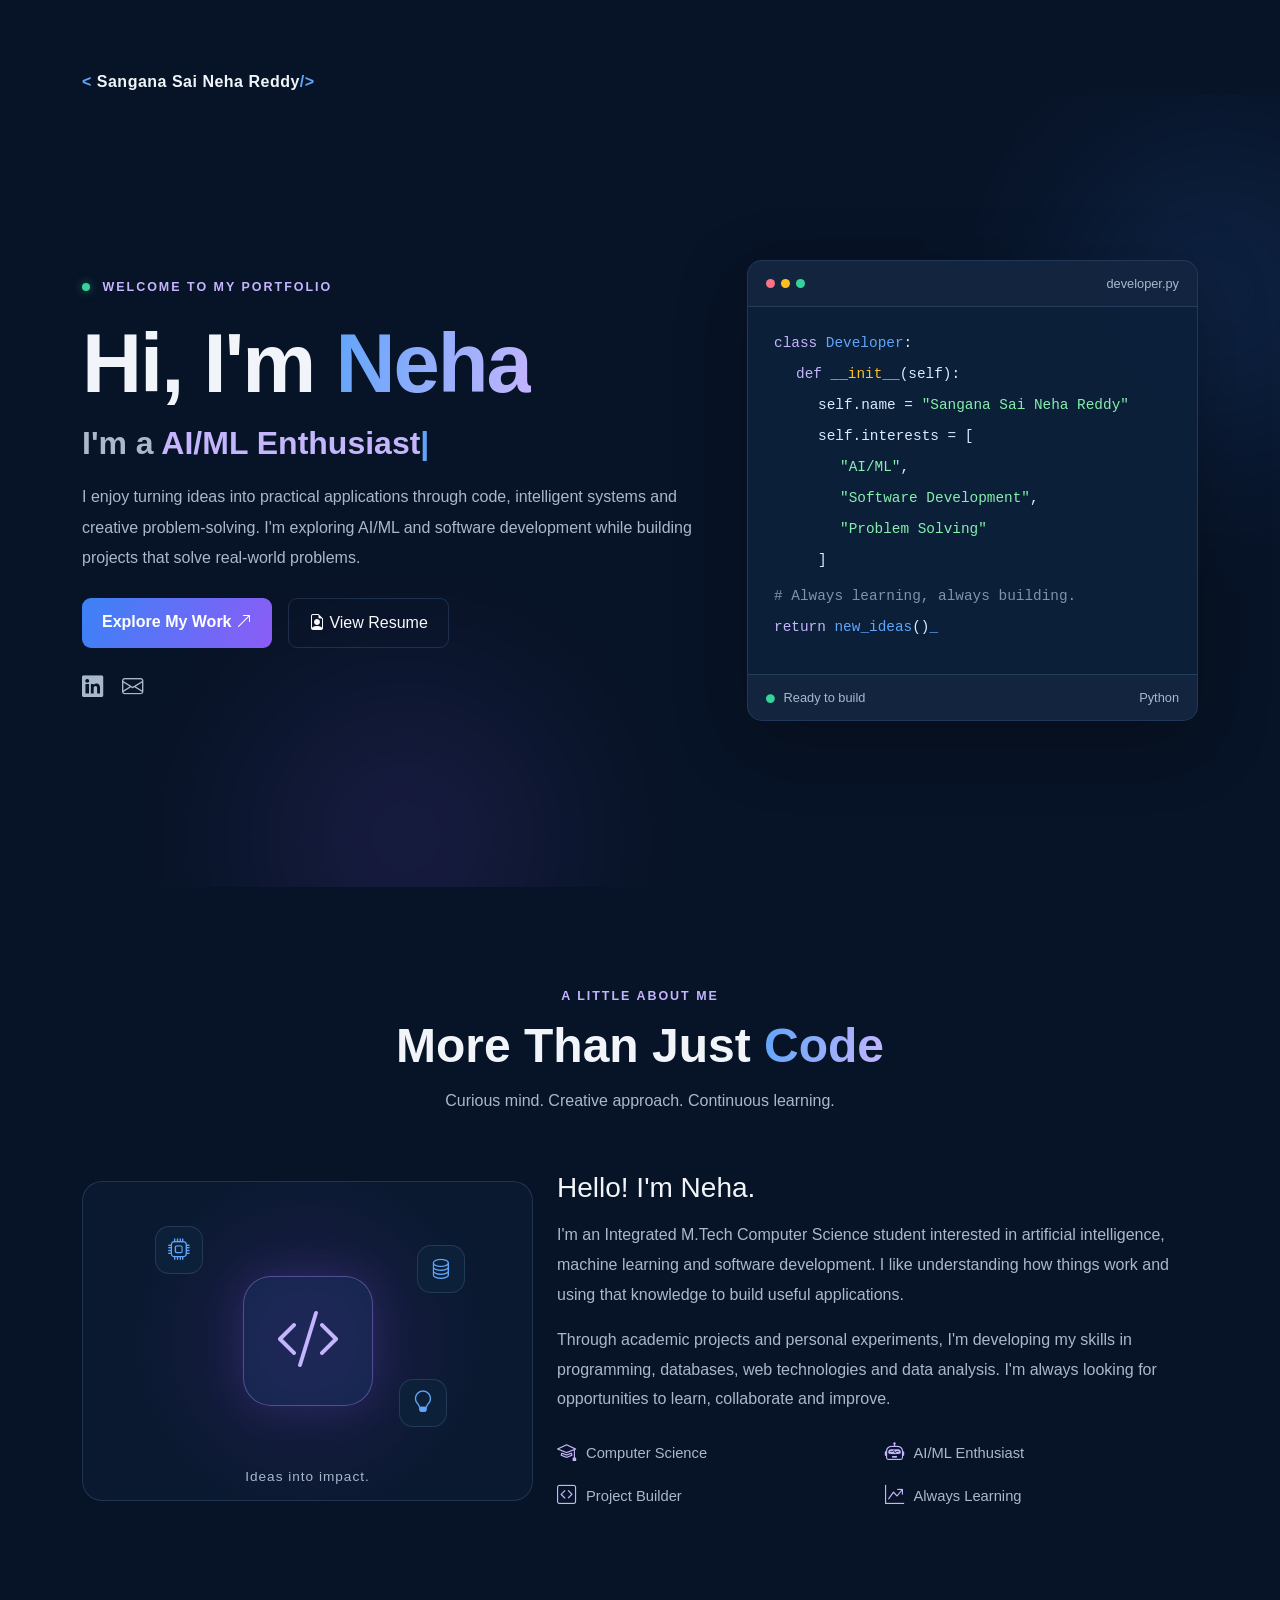
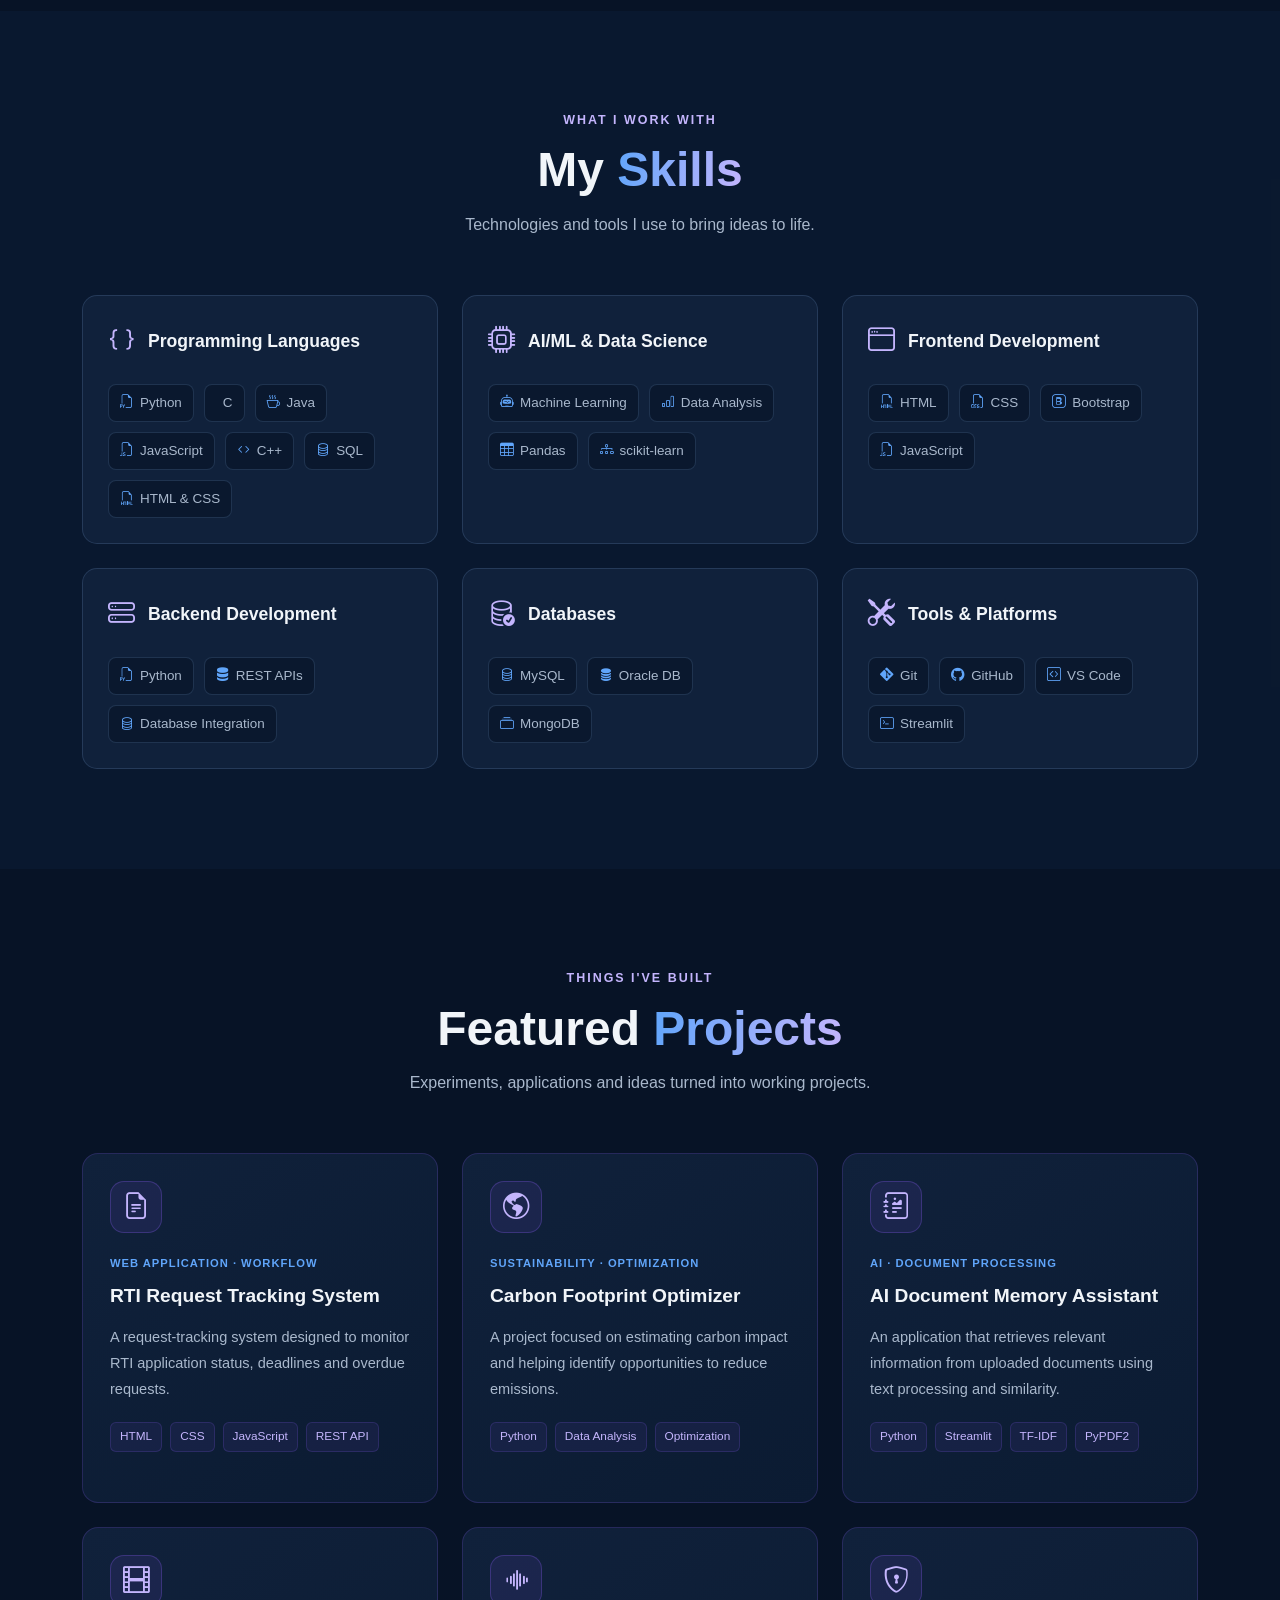
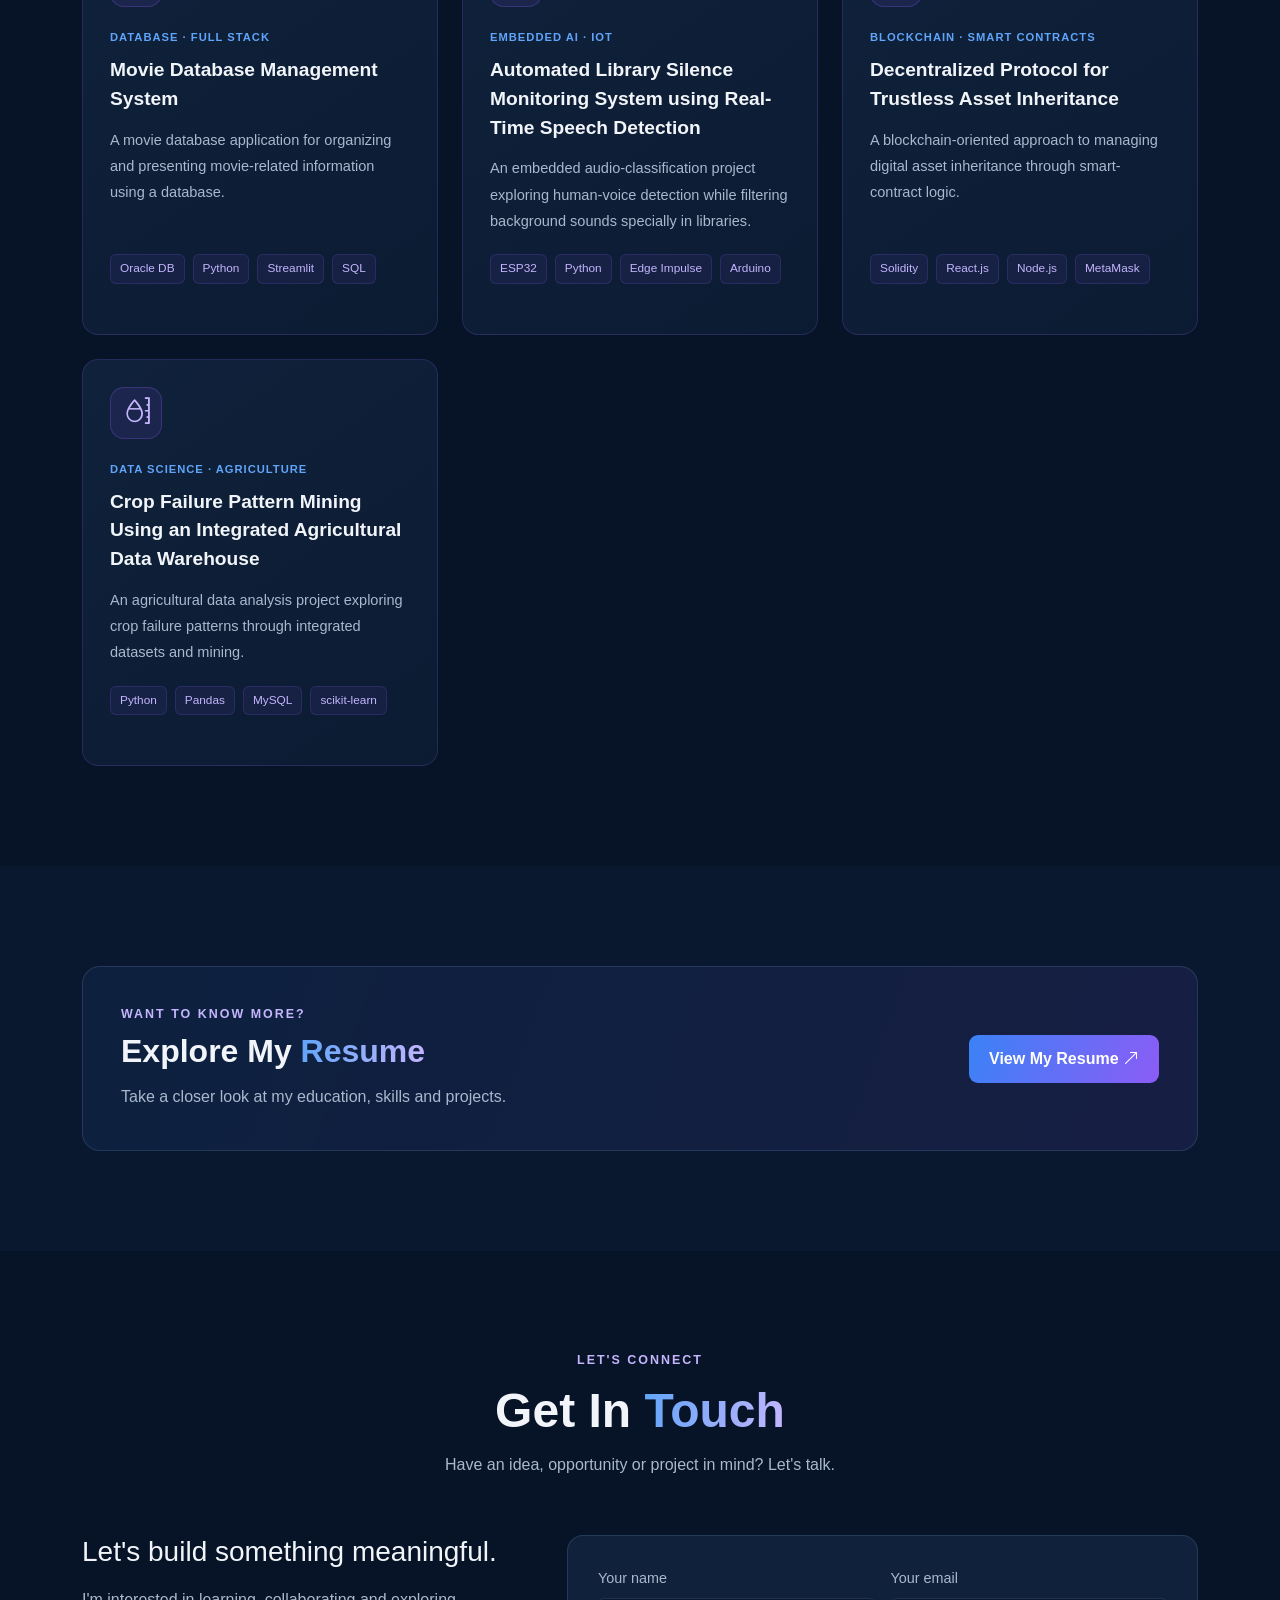
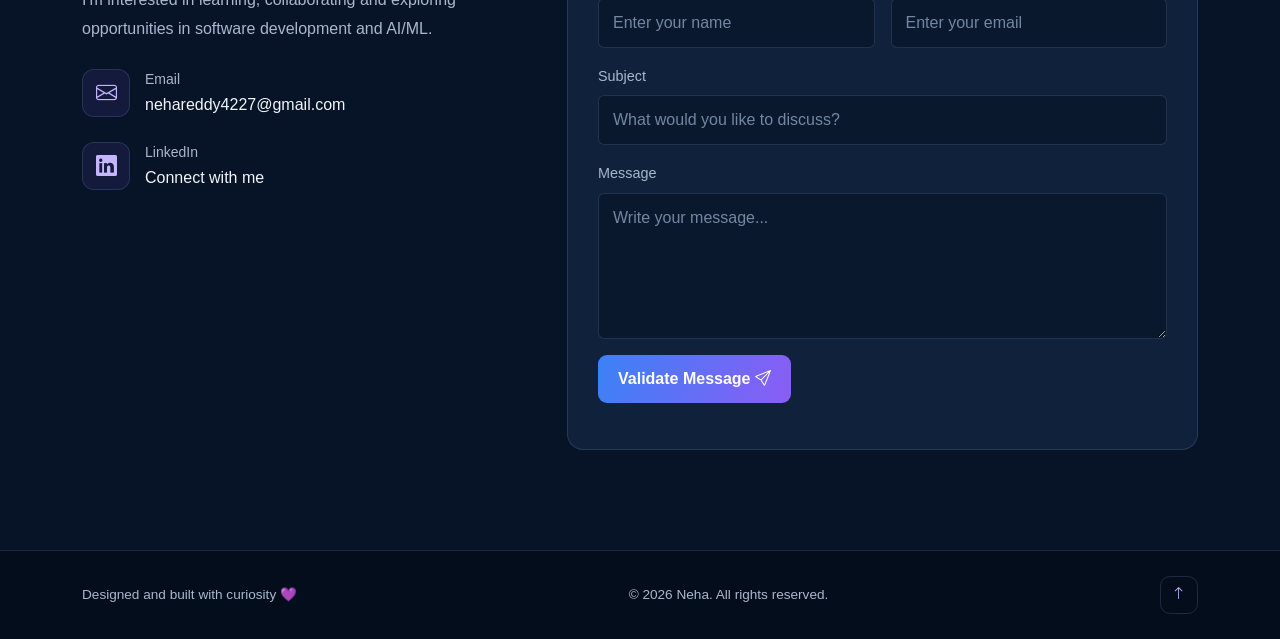
<file: index.html>
<!DOCTYPE html>
<html lang="en">
<head>
    <meta charset="UTF-8">
    <meta name="viewport" content="width=device-width, initial-scale=1.0">
    <meta name="description" content="Personal portfolio showcasing software development, AI/ML skills and projects.">

    <title>Neha | Developer Portfolio</title>

    <link href="https://cdn.jsdelivr.net/npm/bootstrap@5.3.3/dist/css/bootstrap.min.css" rel="stylesheet">
    <link href="https://cdn.jsdelivr.net/npm/bootstrap-icons@1.11.3/font/bootstrap-icons.min.css" rel="stylesheet">
    <link rel="stylesheet" href="css/style.css">
</head>

<body>
    <!-- Navigation -->
        <div class="container">
            <a class="navbar-brand fw-bold" href="#home">
                <span class="accent">&lt;</span> Sangana Sai Neha Reddy<span class="accent">/&gt;</span>
            </a>

            <button class="navbar-toggler" type="button" data-bs-toggle="collapse"
                data-bs-target="#navbarContent" aria-controls="navbarContent"
                aria-expanded="false" aria-label="Toggle navigation">
                <span class="navbar-toggler-icon"></span>
            </button>

            <div class="collapse navbar-collapse" id="navbarContent">
                <ul class="navbar-nav ms-auto align-items-lg-center">
                    <li class="nav-item"><a class="nav-link" href="#home">Home</a></li>
                    <li class="nav-item"><a class="nav-link" href="#about">About</a></li>
                    <li class="nav-item"><a class="nav-link" href="#skills">Skills</a></li>
                    <li class="nav-item"><a class="nav-link" href="#projects">Projects</a></li>
                    <li class="nav-item"><a class="nav-link" href="#resume">Resume</a></li>
                    <li class="nav-item"><a class="nav-link" href="#contact">Contact</a></li>
                </ul>
            </div>
        </div>
    </nav>

    <!-- Home -->
    <section id="home" class="hero-section">
        <div class="container">
            <div class="row align-items-center gy-5">
                <div class="col-lg-7 reveal">
                    <p class="eyebrow">
                        <span class="status-dot"></span> Welcome to my portfolio
                    </p>

                    <h1 class="hero-title">
                        Hi, I'm <span class="gradient-text">Neha</span>
                    </h1>

                    <h2 class="hero-subtitle">
                        I'm a <span id="typing-text"></span><span class="typing-cursor">|</span>
                    </h2>

                    <p class="hero-description">
                        I enjoy turning ideas into practical applications through
                        code, intelligent systems and creative problem-solving.
                        I'm exploring AI/ML and software development while building
                        projects that solve real-world problems.
                    </p>

                    <div class="d-flex flex-wrap gap-3 mt-4">
                        <a href="#projects" class="btn btn-primary custom-btn">
                            Explore My Work <i class="bi bi-arrow-up-right"></i>
                        </a>
                        <a href="resume.html" class="btn btn-outline-light custom-outline-btn">
                            <i class="bi bi-file-earmark-person"></i> View Resume
                        </a>
                    </div>

                    <div class="social-links mt-4">
                        <a href="https://www.linkedin.com/in/sai-neha-reddy-sangana-52330a335/" target="_blank" rel="noopener noreferrer"
                           aria-label="LinkedIn profile"><i class="bi bi-linkedin"></i></a>
                        <a href="mailto:nehareddy4227@gmail.com" aria-label="Email me">
                            <i class="bi bi-envelope"></i>
                        </a>
                    </div>
                </div>

                <div class="col-lg-5 reveal">
                    <div class="code-window">
                        <div class="code-window-header">
                            <div class="window-dots">
                                <span></span><span></span><span></span>
                            </div>
                            <span class="code-filename">developer.py</span>
                        </div>

                        <div class="code-content">
                            <p><span class="code-purple">class</span> <span class="code-blue">Developer</span>:</p>
                            <p class="indent"><span class="code-purple">def</span> <span class="code-yellow">__init__</span>(self):</p>
                            <p class="indent-2">self.name = <span class="code-green">"Sangana Sai Neha Reddy"</span></p>
                            <p class="indent-2">self.interests = [</p>
                            <p class="indent-3"><span class="code-green">"AI/ML"</span>,</p>
                            <p class="indent-3"><span class="code-green">"Software Development"</span>,</p>
                            <p class="indent-3"><span class="code-green">"Problem Solving"</span></p>
                            <p class="indent-2">]</p>
                            <p class="mt-3"><span class="code-comment"># Always learning, always building.</span></p>
                            <p><span class="code-purple">return</span> <span class="code-blue">new_ideas</span>()<span class="typing-cursor">_</span></p>
                        </div>

                        <div class="code-window-footer">
                            <span><i class="bi bi-circle-fill"></i> Ready to build</span>
                            <span>Python</span>
                        </div>
                    </div>
                </div>
            </div>
        </div>
        <div class="hero-orb orb-one"></div>
        <div class="hero-orb orb-two"></div>
    </section>

    <!-- About -->
    <section id="about" class="section-padding">
        <div class="container">
            <div class="section-heading reveal">
                <p class="section-kicker">A LITTLE ABOUT ME</p>
                <h2>More Than Just <span class="gradient-text">Code</span></h2>
                <p>Curious mind. Creative approach. Continuous learning.</p>
            </div>

            <div class="row align-items-center gy-4">
                <div class="col-lg-5 reveal">
                    <div class="about-visual">
                        <div class="about-icon"><i class="bi bi-code-slash"></i></div>
                        <div class="about-floating-icon floating-one"><i class="bi bi-cpu"></i></div>
                        <div class="about-floating-icon floating-two"><i class="bi bi-database"></i></div>
                        <div class="about-floating-icon floating-three"><i class="bi bi-lightbulb"></i></div>
                        <p class="about-visual-text">Ideas into impact.</p>
                    </div>
                </div>

                <div class="col-lg-7 reveal">
                    <h3 class="mb-3">Hello! I'm Neha.</h3>
                    <p class="text-muted-custom">
                        I'm an Integrated M.Tech Computer Science student interested
                        in artificial intelligence, machine learning and software
                        development. I like understanding how things work and using
                        that knowledge to build useful applications.
                    </p>
                    <p class="text-muted-custom">
                        Through academic projects and personal experiments, I'm
                        developing my skills in programming, databases, web
                        technologies and data analysis. I'm always looking for
                        opportunities to learn, collaborate and improve.
                    </p>

                    <div class="about-highlights">
                        <div><i class="bi bi-mortarboard"></i><span>Computer Science</span></div>
                        <div><i class="bi bi-robot"></i><span>AI/ML Enthusiast</span></div>
                        <div><i class="bi bi-code-square"></i><span>Project Builder</span></div>
                        <div><i class="bi bi-graph-up-arrow"></i><span>Always Learning</span></div>
                    </div>
                </div>
            </div>
        </div>
    </section>

    <!-- Skills -->
    <section id="skills" class="section-padding section-alt">
        <div class="container">
            <div class="section-heading reveal">
                <p class="section-kicker">WHAT I WORK WITH</p>
                <h2>My <span class="gradient-text">Skills</span></h2>
                <p>Technologies and tools I use to bring ideas to life.</p>
            </div>

            <div class="row g-4">
                <div class="col-md-6 col-lg-4 reveal">
                    <div class="skill-card">
                        <div class="skill-card-heading">
                            <i class="bi bi-braces"></i>
                            <h3>Programming Languages</h3>
                        </div>
                        <div class="skill-list">
                            <span><i class="bi bi-filetype-py"></i> Python</span>
                            <span><i class="bi bi-filetype-c"></i> C</span>
                            <span><i class="bi bi-cup-hot"></i> Java</span>
                            <span><i class="bi bi-filetype-js"></i> JavaScript</span>
                            <span><i class="bi bi-code"></i> C++</span>
                            <span><i class="bi bi-database"></i> SQL</span>
                            <span><i class="bi bi-filetype-html"></i> HTML &amp; CSS</span>
                        </div>
                    </div>
                </div>

                <div class="col-md-6 col-lg-4 reveal">
                    <div class="skill-card">
                        <div class="skill-card-heading">
                            <i class="bi bi-cpu"></i>
                            <h3>AI/ML &amp; Data Science</h3>
                        </div>
                        <div class="skill-list">
                            <span><i class="bi bi-robot"></i> Machine Learning</span>
                            <span><i class="bi bi-bar-chart"></i> Data Analysis</span>
                            <span><i class="bi bi-table"></i> Pandas</span>
                            <span><i class="bi bi-diagram-3"></i> scikit-learn</span>
                        </div>
                    </div>
                </div>

                <div class="col-md-6 col-lg-4 reveal">
                    <div class="skill-card">
                        <div class="skill-card-heading">
                            <i class="bi bi-window"></i>
                            <h3>Frontend Development</h3>
                        </div>
                        <div class="skill-list">
                            <span><i class="bi bi-filetype-html"></i> HTML</span>
                            <span><i class="bi bi-filetype-css"></i> CSS</span>
                            <span><i class="bi bi-bootstrap"></i> Bootstrap</span>
                            <span><i class="bi bi-filetype-js"></i> JavaScript</span>
                        </div>
                    </div>
                </div>

                <div class="col-md-6 col-lg-4 reveal">
                    <div class="skill-card">
                        <div class="skill-card-heading">
                            <i class="bi bi-hdd-stack"></i>
                            <h3>Backend Development</h3>
                        </div>
                        <div class="skill-list">
                            <span><i class="bi bi-filetype-py"></i> Python</span>
                            <span><i class="bi bi-server"></i> REST APIs</span>
                            <span><i class="bi bi-database"></i> Database Integration</span>
                        </div>
                    </div>
                </div>

                <div class="col-md-6 col-lg-4 reveal">
                    <div class="skill-card">
                        <div class="skill-card-heading">
                            <i class="bi bi-database-check"></i>
                            <h3>Databases</h3>
                        </div>
                        <div class="skill-list">
                            <span><i class="bi bi-database"></i> MySQL</span>
                            <span><i class="bi bi-database-fill"></i> Oracle DB</span>
                            <span><i class="bi bi-collection"></i> MongoDB</span>
                        </div>
                    </div>
                </div>

                <div class="col-md-6 col-lg-4 reveal">
                    <div class="skill-card">
                        <div class="skill-card-heading">
                            <i class="bi bi-tools"></i>
                            <h3>Tools &amp; Platforms</h3>
                        </div>
                        <div class="skill-list">
                            <span><i class="bi bi-git"></i> Git</span>
                            <span><i class="bi bi-github"></i> GitHub</span>
                            <span><i class="bi bi-code-square"></i> VS Code</span>
                            <span><i class="bi bi-terminal"></i> Streamlit</span>
                        </div>
                    </div>
                </div>
            </div>
        </div>
    </section>

    <!-- Projects -->
    <section id="projects" class="section-padding">
        <div class="container">
            <div class="section-heading reveal">
                <p class="section-kicker">THINGS I'VE BUILT</p>
                <h2>Featured <span class="gradient-text">Projects</span></h2>
                <p>Experiments, applications and ideas turned into working projects.</p>
            </div>

            <div class="row g-4">

                <div class="col-md-6 col-lg-4 reveal">
                    <article class="project-card">
                        <div class="project-icon"><i class="bi bi-file-earmark-text"></i></div>
                        <p class="project-category">Web Application · Workflow</p>
                        <h3>RTI Request Tracking System</h3>
                        <p class="project-description">
                            A request-tracking system designed to monitor RTI
                            application status, deadlines and overdue requests.
                        </p>
                        <div class="project-tech">
                            <span>HTML</span><span>CSS</span><span>JavaScript</span><span>REST API</span>
                        </div>
                    </article>
                </div>

                <div class="col-md-6 col-lg-4 reveal">
                    <article class="project-card">
                        <div class="project-icon">
                            <i class="bi bi-globe-americas"></i>
                        </div>
                        <p class="project-category">Sustainability · Optimization</p>
                        <h3>Carbon Footprint Optimizer</h3>
                        <p class="project-description">
                            A project focused on estimating carbon impact and
                            helping identify opportunities to reduce emissions.
                        </p>
                        <div class="project-tech">
                            <span>Python</span><span>Data Analysis</span><span>Optimization</span>
                        </div>
                    </article>
                </div>

                <div class="col-md-6 col-lg-4 reveal">
                    <article class="project-card">
                        <div class="project-icon"><i class="bi bi-journal-richtext"></i></div>
                        <p class="project-category">AI · Document Processing</p>
                        <h3>AI Document Memory Assistant</h3>
                        <p class="project-description">
                            An application that retrieves relevant information from
                            uploaded documents using text processing and similarity.
                        </p>
                        <div class="project-tech">
                            <span>Python</span><span>Streamlit</span><span>TF-IDF</span><span>PyPDF2</span>
                        </div>
                    </article>
                </div>

                <div class="col-md-6 col-lg-4 reveal">
                    <article class="project-card">
                        <div class="project-icon"><i class="bi bi-film"></i></div>
                        <p class="project-category">Database · Full Stack</p>
                        <h3>Movie Database Management System</h3>
                        <p class="project-description">
                            A movie database application for organizing and
                            presenting movie-related information using a database.
                        </p>
                        <div class="project-tech">
                            <span>Oracle DB</span><span>Python</span><span>Streamlit</span><span>SQL</span>
                        </div>
                    </article>
                </div>

                <div class="col-md-6 col-lg-4 reveal">
                    <article class="project-card">
                        <div class="project-icon"><i class="bi bi-soundwave"></i></div>
                        <p class="project-category">Embedded AI · IoT</p>
                        <h3>Automated Library Silence Monitoring System using Real-Time Speech Detection</h3>
                        <p class="project-description">
                            An embedded audio-classification project exploring
                            human-voice detection while filtering background sounds specially in libraries.
                        </p>
                        <div class="project-tech">
                            <span>ESP32</span><span>Python</span><span>Edge Impulse</span><span>Arduino</span>
                        </div>
                    </article>
                </div>

                <div class="col-md-6 col-lg-4 reveal">
                    <article class="project-card">
                        <div class="project-icon"><i class="bi bi-shield-lock"></i></div>
                        <p class="project-category">Blockchain · Smart Contracts</p>
                        <h3>Decentralized Protocol for Trustless Asset Inheritance</h3>
                        <p class="project-description">
                            A blockchain-oriented approach to managing digital
                            asset inheritance through smart-contract logic.
                        </p>
                        <div class="project-tech">
                            <span>Solidity</span><span>React.js</span><span>Node.js</span><span>MetaMask</span>
                        </div>
                    </article>
                </div>

                <div class="col-md-6 col-lg-4 reveal">
                    <article class="project-card">
                        <div class="project-icon"><i class="bi bi-moisture"></i></div>
                        <p class="project-category">Data Science · Agriculture</p>
                        <h3>Crop Failure Pattern Mining Using an Integrated Agricultural Data Warehouse</h3>
                        <p class="project-description">
                            An agricultural data analysis project exploring crop
                            failure patterns through integrated datasets and mining.
                        </p>
                        <div class="project-tech">
                            <span>Python</span><span>Pandas</span><span>MySQL</span><span>scikit-learn</span>
                        </div>
                    </article>
                </div>

            </div>
        </div>
    </section>

    <!-- Resume CTA -->
    <section id="resume" class="section-padding section-alt">
        <div class="container">
            <div class="resume-cta reveal">
                <div>
                    <p class="section-kicker">WANT TO KNOW MORE?</p>
                    <h2>Explore My <span class="gradient-text">Resume</span></h2>
                    <p class="text-muted-custom mb-0">
                        Take a closer look at my education, skills and projects.
                    </p>
                </div>
                <a href="resume.html" class="btn btn-primary custom-btn">
                    View My Resume <i class="bi bi-arrow-up-right"></i>
                </a>
            </div>
        </div>
    </section>

    <!-- Contact -->
    <section id="contact" class="section-padding">
        <div class="container">
            <div class="section-heading reveal">
                <p class="section-kicker">LET'S CONNECT</p>
                <h2>Get In <span class="gradient-text">Touch</span></h2>
                <p>Have an idea, opportunity or project in mind? Let's talk.</p>
            </div>

            <div class="row g-5">
                <div class="col-lg-5 reveal">
                    <h3 class="mb-3">Let's build something meaningful.</h3>
                    <p class="text-muted-custom">
                        I'm interested in learning, collaborating and exploring
                        opportunities in software development and AI/ML.
                    </p>

                    <div class="contact-detail">
                        <i class="bi bi-envelope"></i>
                        <div>
                            <small>Email</small>
                            <a href="mailto:nehareddy4227@gmail.com">nehareddy4227@gmail.com</a>
                        </div>
                    </div>

                    <div class="contact-detail">
                        <i class="bi bi-linkedin"></i>
                        <div>
                            <small>LinkedIn</small>
                            <a href="https://www.linkedin.com/in/sai-neha-reddy-sangana-52330a335/" target="_blank" rel="noopener noreferrer">
                                Connect with me
                            </a>
                        </div>
                    </div>
                </div>

                <div class="col-lg-7 reveal">
                    <form id="contact-form" class="contact-form">
                        <div class="row g-3">
                            <div class="col-md-6">
                                <label for="contact-name" class="form-label">Your name</label>
                                <input type="text" id="contact-name" class="form-control"
                                    placeholder="Enter your name" required>
                            </div>
                            <div class="col-md-6">
                                <label for="contact-email" class="form-label">Your email</label>
                                <input type="email" id="contact-email" class="form-control"
                                    placeholder="Enter your email" required>
                            </div>
                            <div class="col-12">
                                <label for="contact-subject" class="form-label">Subject</label>
                                <input type="text" id="contact-subject" class="form-control"
                                    placeholder="What would you like to discuss?" required>
                            </div>
                            <div class="col-12">
                                <label for="contact-message" class="form-label">Message</label>
                                <textarea id="contact-message" class="form-control" rows="5"
                                    placeholder="Write your message..." required></textarea>
                            </div>
                            <div class="col-12">
                                <button type="submit" class="btn btn-primary custom-btn">
                                    Validate Message <i class="bi bi-send"></i>
                                </button>
                                <p id="form-status" class="form-status mt-3" aria-live="polite"></p>
                            </div>
                        </div>
                    </form>
                </div>
            </div>
        </div>
    </section>

    <!-- Footer -->
    <footer class="site-footer">
        <div class="container d-flex flex-column flex-md-row justify-content-between align-items-center gap-3">
            <p class="mb-0">Designed and built with curiosity <span class="accent">💜</span></p>
            <p class="mb-0">© <span id="current-year"></span> Neha. All rights reserved.</p>
            <a href="#home" class="back-to-top" aria-label="Back to top">
                <i class="bi bi-arrow-up"></i>
            </a>
        </div>
    </footer>

    <script src="https://cdn.jsdelivr.net/npm/bootstrap@5.3.3/dist/js/bootstrap.bundle.min.js"></script>
    <script src="js/script.js"></script>
</body>
</html>
</file>
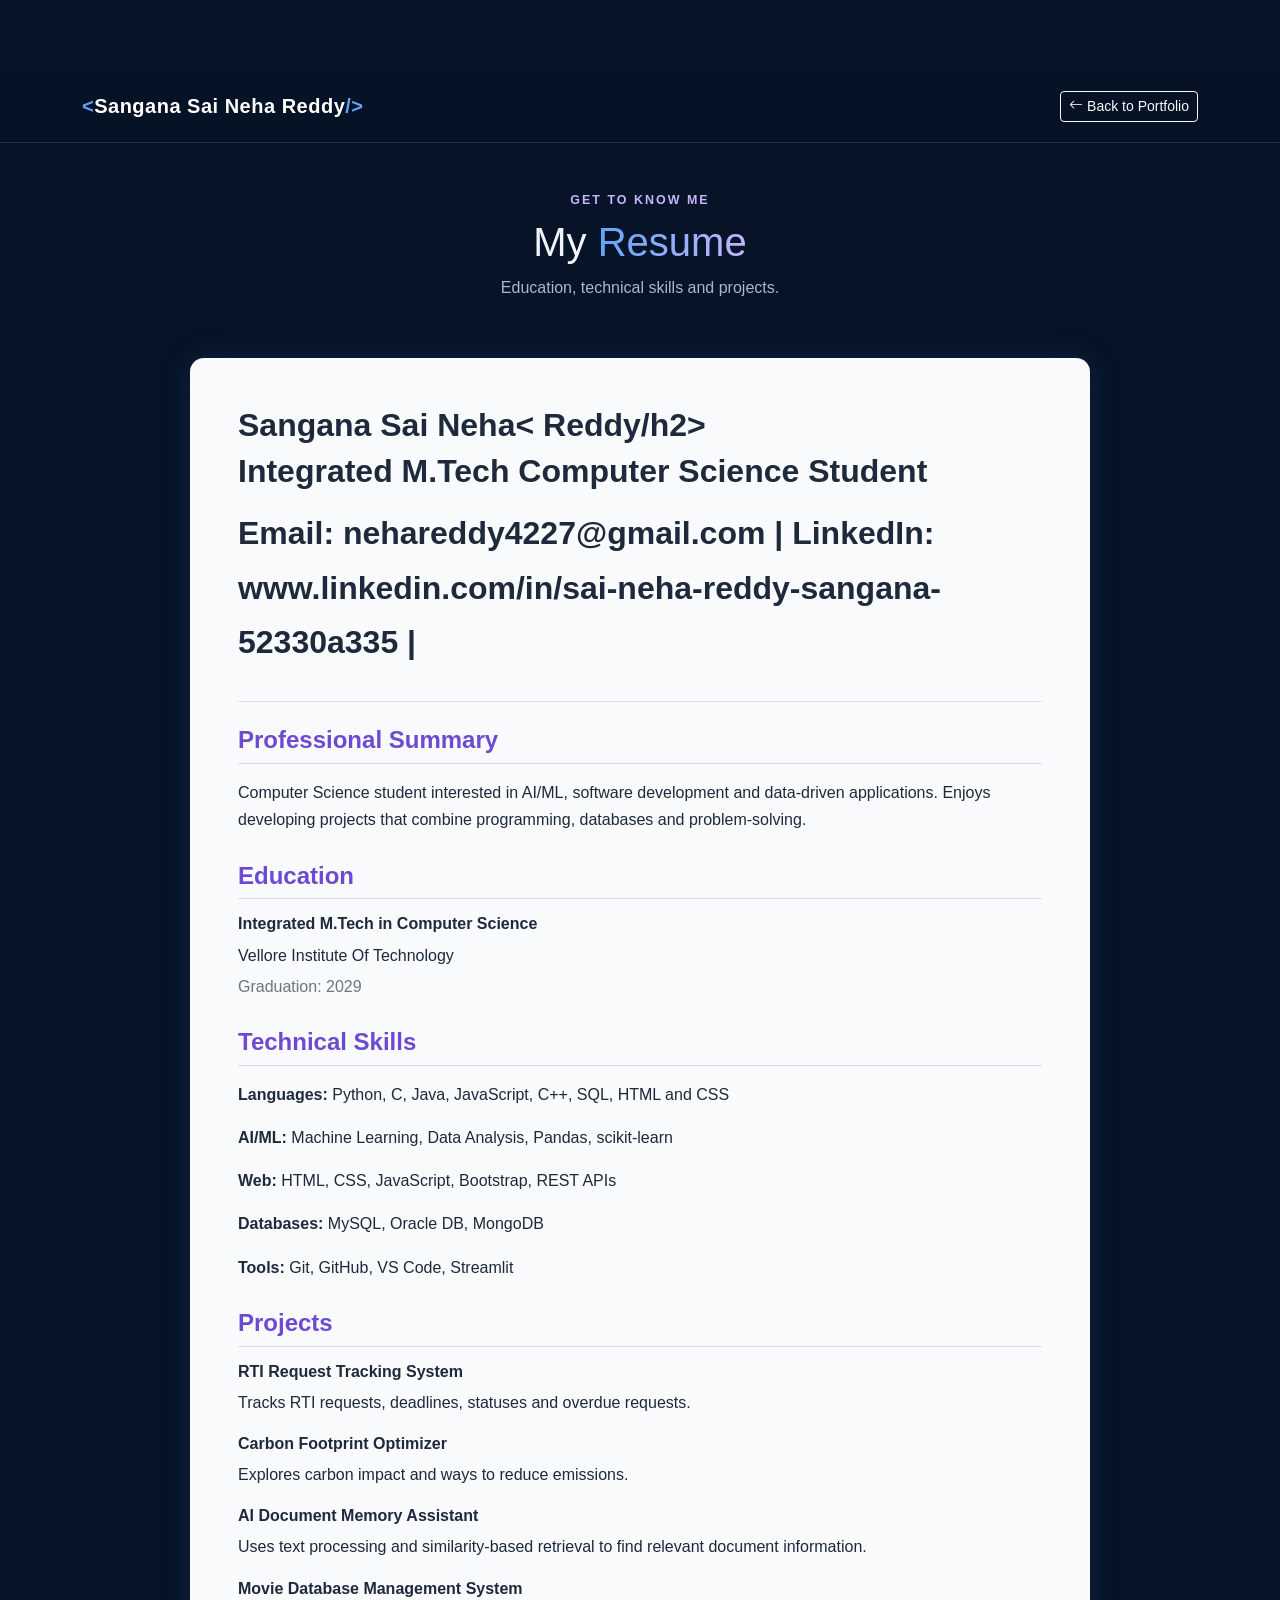
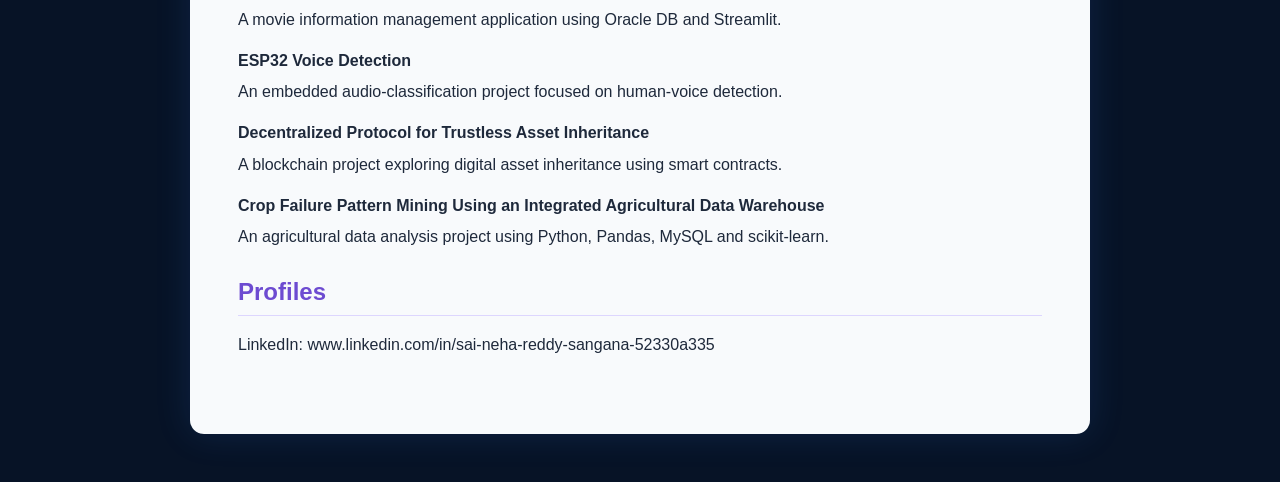
<file: resume.html>
<!DOCTYPE html>
<html lang="en">
<head>
    <meta charset="UTF-8">
    <meta name="viewport" content="width=device-width, initial-scale=1.0">
    <title>My Resume | Neha</title>

    <link href="https://cdn.jsdelivr.net/npm/bootstrap@5.3.3/dist/css/bootstrap.min.css" rel="stylesheet">
    <link href="https://cdn.jsdelivr.net/npm/bootstrap-icons@1.11.3/font/bootstrap-icons.min.css" rel="stylesheet">
    <link rel="stylesheet" href="css/style.css">

    <style>
        .resume-paper {
            max-width: 900px;
            margin: 0 auto;
            padding: 48px;
            background: #f8fafc;
            color: #1e293b;
            border-radius: 14px;
            box-shadow: 0 0 35px rgba(59, 130, 246, 0.15);
        }

        .resume-paper p {
            line-height: 1.7;
        }

        .resume-heading {
            color: #6d4bd1;
            font-weight: 700;
            padding-bottom: 8px;
            margin-bottom: 15px;
            border-bottom: 1px solid #ddd6fe;
        }

        .resume-paper section {
            margin-bottom: 28px;
        }

        .resume-project {
            margin-bottom: 18px;
        }

        .resume-project h6 {
            font-weight: 700;
        }

        @media (max-width: 576px) {
            .resume-paper {
                padding: 24px;
            }
        }
    </style>
</head>

<body>
 
    <nav class="navbar navbar-dark px-3 px-md-4 py-3 custom-navbar">
        <div class="container">
            <a href="index.html" class="navbar-brand fw-bold">
                <span class="accent">&lt;</span>Sangana Sai Neha Reddy<span class="accent">/&gt;</span>
            </a>

            <a href="index.html" class="btn btn-outline-light btn-sm">
                <i class="bi bi-arrow-left"></i> Back to Portfolio
            </a>
        </div>
    </nav>

    <main class="container py-5">
        <div class="section-heading">
            <p class="section-kicker">GET TO KNOW ME</p>
            <h1>My <span class="gradient-text">Resume</span></h1>
            <p>Education, technical skills and projects.</p>
        </div>

        <article class="resume-paper">
            <header class="border-bottom pb-4 mb-4">
                <h2 class="fw-bold">Sangana Sai Neha< Reddy/h2>
                <p class="mb-2">Integrated M.Tech Computer Science Student</p>
                <p class="mb-0">
                    Email: nehareddy4227@gmail.com |
                    LinkedIn: www.linkedin.com/in/sai-neha-reddy-sangana-52330a335 |
                </p>
            </header>

            <section>
                <h4 class="resume-heading">Professional Summary</h4>
                <p>
                    Computer Science student interested in AI/ML, software
                    development and data-driven applications. Enjoys developing
                    projects that combine programming, databases and
                    problem-solving.
                </p>
            </section>

            <section>
                <h4 class="resume-heading">Education</h4>
                <h6 class="fw-bold">Integrated M.Tech in Computer Science</h6>
                <p class="mb-1">Vellore Institute Of Technology</p>
                <p class="text-secondary">Graduation: 2029</p>
            </section>

            <section>
                <h4 class="resume-heading">Technical Skills</h4>
                <p><strong>Languages:</strong> Python, C, Java, JavaScript, C++, SQL, HTML and CSS</p>
                <p><strong>AI/ML:</strong> Machine Learning, Data Analysis, Pandas, scikit-learn</p>
                <p><strong>Web:</strong> HTML, CSS, JavaScript, Bootstrap, REST APIs</p>
                <p><strong>Databases:</strong> MySQL, Oracle DB, MongoDB</p>
                <p><strong>Tools:</strong> Git, GitHub, VS Code, Streamlit</p>
            </section>

            <section>
                <h4 class="resume-heading">Projects</h4>

                <div class="resume-project">
                    <h6>RTI Request Tracking System</h6>
                    <p>Tracks RTI requests, deadlines, statuses and overdue requests.</p>
                </div>

                <div class="resume-project">
                    <h6>Carbon Footprint Optimizer</h6>
                    <p>Explores carbon impact and ways to reduce emissions.</p>
                </div>

                <div class="resume-project">
                    <h6>AI Document Memory Assistant</h6>
                    <p>Uses text processing and similarity-based retrieval to find relevant document information.</p>
                </div>

                <div class="resume-project">
                    <h6>Movie Database Management System</h6>
                    <p>A movie information management application using Oracle DB and Streamlit.</p>
                </div>

                <div class="resume-project">
                    <h6>ESP32 Voice Detection</h6>
                    <p>An embedded audio-classification project focused on human-voice detection.</p>
                </div>

                <div class="resume-project">
                    <h6>Decentralized Protocol for Trustless Asset Inheritance</h6>
                    <p>A blockchain project exploring digital asset inheritance using smart contracts.</p>
                </div>

                <div class="resume-project">
                    <h6>Crop Failure Pattern Mining Using an Integrated Agricultural Data Warehouse</h6>
                    <p>An agricultural data analysis project using Python, Pandas, MySQL and scikit-learn.</p>
                </div>
            </section>

            <section>
                <h4 class="resume-heading">Profiles</h4>
                <p>LinkedIn: www.linkedin.com/in/sai-neha-reddy-sangana-52330a335</p>
            </section>
        </article>
    </main>
</body>
</html>
</file>
<file: css/style.css>
:root {
    --navy: #071326;
    --navy-light: #0d203a;
    --navy-card: #10213b;
    --blue: #3b82f6;
    --blue-light: #60a5fa;
    --purple: #8b5cf6;
    --purple-light: #c4b5fd;
    --white: #f1f5f9;
    --muted: #a9b8cc;
    --border: rgba(112, 146, 194, 0.22);
}

* {
    box-sizing: border-box;
    scroll-behavior: smooth;
}

body {
    margin: 0;
    padding-top: 70px;
    background: var(--navy);
    color: var(--white);
    font-family: "Segoe UI", Arial, sans-serif;
    overflow-x: hidden;
}

a {
    text-decoration: none;
}

.accent {
    color: var(--blue-light);
}

.gradient-text {
    background: linear-gradient(100deg, var(--blue-light), var(--purple-light));
    -webkit-background-clip: text;
    background-clip: text;
    color: transparent;
}

.text-muted-custom {
    color: var(--muted);
    line-height: 1.85;
}

/* Navigation */
.custom-navbar {
    background: rgba(7, 19, 38, 0.93);
    backdrop-filter: blur(14px);
    border-bottom: 1px solid var(--border);
}

.navbar-brand {
    letter-spacing: 0.5px;
}

.nav-link {
    color: var(--muted);
    margin-left: 12px;
    transition: color 0.25s ease;
}

.nav-link:hover,
.nav-link:focus {
    color: var(--purple-light);
}

/* Buttons */
.custom-btn {
    padding: 12px 20px;
    background: linear-gradient(110deg, var(--blue), var(--purple));
    border: none;
    border-radius: 9px;
    font-weight: 600;
    transition: transform 0.25s ease, box-shadow 0.25s ease;
}

.custom-btn:hover {
    transform: translateY(-3px);
    box-shadow: 0 0 22px rgba(139, 92, 246, 0.35);
}

.custom-outline-btn {
    padding: 12px 20px;
    border-radius: 9px;
    border-color: var(--border);
}

.custom-outline-btn:hover {
    background: rgba(139, 92, 246, 0.12);
    border-color: var(--purple-light);
}

/* Hero */
.hero-section {
    min-height: 88vh;
    display: flex;
    align-items: center;
    position: relative;
    padding: 90px 0;
    overflow: hidden;
}

.hero-section .container {
    position: relative;
    z-index: 2;
}

.eyebrow,
.section-kicker {
    color: var(--purple-light);
    text-transform: uppercase;
    font-size: 0.78rem;
    font-weight: 700;
    letter-spacing: 2px;
}

.status-dot {
    display: inline-block;
    width: 8px;
    height: 8px;
    background: #34d399;
    border-radius: 50%;
    margin-right: 7px;
    box-shadow: 0 0 10px rgba(52, 211, 153, 0.5);
}

.hero-title {
    font-size: clamp(3rem, 7vw, 5.2rem);
    font-weight: 800;
    letter-spacing: -2px;
    margin: 18px 0 10px;
}

.hero-subtitle {
    color: var(--muted);
    font-size: clamp(1.3rem, 3vw, 2rem);
    font-weight: 600;
}

#typing-text {
    color: var(--purple-light);
}

.typing-cursor {
    color: var(--blue-light);
    animation: blink 0.8s infinite;
}

@keyframes blink {
    50% { opacity: 0; }
}

.hero-description {
    max-width: 650px;
    color: var(--muted);
    line-height: 1.9;
    margin-top: 20px;
}

.social-links {
    display: flex;
    gap: 18px;
}

.social-links a {
    color: var(--muted);
    font-size: 1.35rem;
    transition: color 0.25s ease, transform 0.25s ease;
}

.social-links a:hover {
    color: var(--purple-light);
    transform: translateY(-3px);
}

.hero-orb {
    position: absolute;
    border-radius: 50%;
    filter: blur(90px);
    opacity: 0.14;
    pointer-events: none;
}

.orb-one {
    width: 320px;
    height: 320px;
    background: var(--blue);
    top: 5%;
    right: -100px;
}

.orb-two {
    width: 300px;
    height: 300px;
    background: var(--purple);
    bottom: -100px;
    left: 20%;
}

/* Code window */
.code-window {
    background: rgba(13, 32, 58, 0.95);
    border: 1px solid var(--border);
    border-radius: 15px;
    overflow: hidden;
    box-shadow: 0 20px 70px rgba(0, 0, 0, 0.25);
    position: relative;
    z-index: 2;
}

.code-window-header,
.code-window-footer {
    display: flex;
    align-items: center;
    justify-content: space-between;
    padding: 13px 18px;
    background: rgba(255, 255, 255, 0.025);
    color: var(--muted);
    font-size: 0.8rem;
}

.code-window-header {
    border-bottom: 1px solid var(--border);
}

.code-window-footer {
    border-top: 1px solid var(--border);
}

.code-window-footer i {
    color: #34d399;
    font-size: 0.55rem;
    margin-right: 5px;
}

.window-dots {
    display: flex;
    gap: 6px;
}

.window-dots span {
    width: 9px;
    height: 9px;
    border-radius: 50%;
    background: #64748b;
}

.window-dots span:nth-child(1) { background: #fb7185; }
.window-dots span:nth-child(2) { background: #fbbf24; }
.window-dots span:nth-child(3) { background: #34d399; }

.code-content {
    padding: 26px;
    font-family: Consolas, monospace;
    font-size: 0.9rem;
    line-height: 1.45;
    color: #dbeafe;
}

.code-content p {
    margin-bottom: 10px;
}

.indent { padding-left: 22px; }
.indent-2 { padding-left: 44px; }
.indent-3 { padding-left: 66px; }
.code-purple { color: #c4b5fd; }
.code-blue { color: #60a5fa; }
.code-yellow { color: #fbbf24; }
.code-green { color: #86efac; }
.code-comment { color: #7f93ae; }

/* Shared sections */
.section-padding {
    padding: 100px 0;
}

.section-alt {
    background: rgba(13, 32, 58, 0.45);
}

.section-heading {
    max-width: 700px;
    margin: 0 auto 55px;
    text-align: center;
}

.section-heading h2 {
    font-size: clamp(2rem, 4vw, 3rem);
    font-weight: 800;
    margin: 12px 0;
}

.section-heading > p:last-child {
    color: var(--muted);
    line-height: 1.8;
}

.section-kicker {
    margin-bottom: 8px;
}

/* About */
.about-visual {
    min-height: 320px;
    border: 1px solid var(--border);
    border-radius: 20px;
    background: radial-gradient(circle at center,
        rgba(139, 92, 246, 0.17), rgba(13, 32, 58, 0.5) 65%);
    display: flex;
    align-items: center;
    justify-content: center;
    position: relative;
    overflow: hidden;
}

.about-icon {
    width: 130px;
    height: 130px;
    display: grid;
    place-items: center;
    border: 1px solid rgba(167, 139, 250, 0.4);
    border-radius: 28px;
    background: rgba(59, 130, 246, 0.1);
    color: var(--purple-light);
    font-size: 4rem;
    box-shadow: 0 0 45px rgba(139, 92, 246, 0.2);
}

.about-floating-icon {
    position: absolute;
    width: 48px;
    height: 48px;
    display: grid;
    place-items: center;
    background: var(--navy-light);
    color: var(--blue-light);
    border: 1px solid var(--border);
    border-radius: 14px;
    font-size: 1.35rem;
    animation: float 4s ease-in-out infinite;
}

.floating-one { top: 14%; left: 16%; }
.floating-two { top: 20%; right: 15%; animation-delay: 0.7s; }
.floating-three { bottom: 23%; right: 19%; animation-delay: 1.2s; }

.about-visual-text {
    position: absolute;
    bottom: 12px;
    margin: 0;
    color: var(--muted);
    font-size: 0.85rem;
    letter-spacing: 1px;
}

@keyframes float {
    0%, 100% { transform: translateY(0); }
    50% { transform: translateY(-9px); }
}

.about-highlights {
    display: grid;
    grid-template-columns: repeat(2, minmax(0, 1fr));
    gap: 14px;
    margin-top: 25px;
}

.about-highlights div {
    display: flex;
    align-items: center;
    gap: 10px;
    color: var(--muted);
    font-size: 0.92rem;
}

.about-highlights i {
    color: var(--purple-light);
    font-size: 1.2rem;
}

/* Skills */
.skill-card {
    height: 100%;
    padding: 25px;
    background: var(--navy-card);
    border: 1px solid var(--border);
    border-radius: 15px;
    transition: transform 0.3s ease, border-color 0.3s ease,
                box-shadow 0.3s ease;
}

.skill-card:hover {
    transform: translateY(-5px);
    border-color: rgba(139, 92, 246, 0.6);
    box-shadow: 0 0 24px rgba(139, 92, 246, 0.12);
}

.skill-card-heading {
    display: flex;
    align-items: center;
    gap: 13px;
    margin-bottom: 22px;
}

.skill-card-heading > i {
    color: var(--purple-light);
    font-size: 1.7rem;
}

.skill-card-heading h3 {
    font-size: 1.1rem;
    font-weight: 700;
    margin: 0;
}

.skill-list {
    display: flex;
    flex-wrap: wrap;
    gap: 10px;
}

.skill-list span {
    display: inline-flex;
    align-items: center;
    gap: 7px;
    padding: 8px 11px;
    background: rgba(7, 19, 38, 0.55);
    border: 1px solid var(--border);
    border-radius: 8px;
    color: var(--muted);
    font-size: 0.84rem;
    transition: color 0.25s ease, border-color 0.25s ease;
}

.skill-list span i {
    color: var(--blue-light);
}

.skill-list span:hover {
    color: var(--white);
    border-color: var(--purple);
}

/* Projects */
.project-card {
    position: relative;
    display: flex;
    flex-direction: column;
    height: 100%;
    padding: 27px;
    background: linear-gradient(145deg, var(--navy-card), #0b1b32);
    border: 1px solid rgba(139, 92, 246, 0.2);
    border-radius: 16px;
    overflow: hidden;

    transition:
        transform 0.3s ease,
        border-color 0.3s ease,
        box-shadow 0.3s ease,
        background 0.3s ease;
}

/* The purple glow applies to every project card on index.html */
.project-card:hover {
    transform: translateY(-8px);
    border-color: var(--purple-light);
    background: linear-gradient(145deg, #142542, #0b1b32);
    box-shadow:
        0 0 12px rgba(139, 92, 246, 0.35),
        0 0 28px rgba(139, 92, 246, 0.22),
        0 12px 35px rgba(139, 92, 246, 0.12);
}

.project-card:focus-within {
    border-color: var(--purple-light);
    box-shadow: 0 0 22px rgba(139, 92, 246, 0.28);
}

.project-icon {
    width: 52px;
    height: 52px;
    display: grid;
    place-items: center;
    margin-bottom: 22px;
    border: 1px solid rgba(139, 92, 246, 0.28);
    border-radius: 14px;
    background: rgba(139, 92, 246, 0.1);
    color: var(--purple-light);
    font-size: 1.65rem;
    transition: background 0.3s ease, box-shadow 0.3s ease;
}

.project-card:hover .project-icon {
    background: rgba(139, 92, 246, 0.2);
    box-shadow: 0 0 18px rgba(139, 92, 246, 0.22);
}

.project-category {
    color: var(--blue-light);
    text-transform: uppercase;
    font-size: 0.7rem;
    letter-spacing: 1px;
    font-weight: 700;
    margin-bottom: 10px;
}

.project-card h3 {
    color: var(--white);
    font-size: 1.2rem;
    font-weight: 700;
    line-height: 1.5;
    margin-bottom: 13px;
}

.project-description {
    color: var(--muted);
    font-size: 0.91rem;
    line-height: 1.8;
    margin-bottom: 20px;
}

.project-tech {
    display: flex;
    flex-wrap: wrap;
    gap: 8px;
    margin-top: auto;
    margin-bottom: 23px;
}

.project-tech span {
    color: var(--purple-light);
    background: rgba(139, 92, 246, 0.08);
    border: 1px solid rgba(139, 92, 246, 0.18);
    padding: 5px 9px;
    border-radius: 6px;
    font-size: 0.74rem;
}

.project-link {
    align-self: flex-start;
    color: var(--blue-light);
    font-size: 0.88rem;
    font-weight: 600;
    transition: color 0.25s ease;
}

.project-link i {
    margin-left: 5px;
    transition: transform 0.25s ease;
}

.project-link:hover {
    color: var(--purple-light);
}

.project-link:hover i {
    transform: translate(3px, -3px);
}

/* Resume CTA */
.resume-cta {
    display: flex;
    align-items: center;
    justify-content: space-between;
    gap: 30px;
    padding: 38px;
    border: 1px solid var(--border);
    border-radius: 18px;
    background: linear-gradient(110deg,
        rgba(59, 130, 246, 0.08),
        rgba(139, 92, 246, 0.1));
}

.resume-cta h2 {
    font-weight: 800;
    margin-bottom: 12px;
}

/* Contact */
.contact-detail {
    display: flex;
    align-items: center;
    gap: 15px;
    margin-top: 25px;
}

.contact-detail > i {
    display: grid;
    place-items: center;
    min-width: 48px;
    height: 48px;
    color: var(--purple-light);
    background: rgba(139, 92, 246, 0.1);
    border: 1px solid var(--border);
    border-radius: 12px;
    font-size: 1.3rem;
}

.contact-detail small {
    display: block;
    color: var(--muted);
    margin-bottom: 3px;
}

.contact-detail a {
    color: var(--white);
    overflow-wrap: anywhere;
}

.contact-detail a:hover {
    color: var(--purple-light);
}

.contact-form {
    padding: 30px;
    background: var(--navy-card);
    border: 1px solid var(--border);
    border-radius: 16px;
}

.form-label {
    color: var(--muted);
    font-size: 0.9rem;
}

.form-control {
    background: #09182d;
    border: 1px solid var(--border);
    color: var(--white);
    padding: 12px 14px;
}

.form-control:focus {
    background: #09182d;
    color: var(--white);
    border-color: var(--purple);
    box-shadow: 0 0 0 0.2rem rgba(139, 92, 246, 0.12);
}

.form-control::placeholder {
    color: #7487a2;
}

.form-status {
    color: var(--purple-light);
    font-size: 0.9rem;
}

/* Footer */
.site-footer {
    padding: 25px 0;
    background: rgba(4, 12, 25, 0.8);
    border-top: 1px solid var(--border);
    color: var(--muted);
    font-size: 0.85rem;
}

.back-to-top {
    display: grid;
    place-items: center;
    width: 38px;
    height: 38px;
    border: 1px solid var(--border);
    border-radius: 10px;
    color: var(--purple-light);
    transition: background 0.25s ease, border-color 0.25s ease;
}

.back-to-top:hover {
    background: rgba(139, 92, 246, 0.12);
    border-color: var(--purple);
}

/* Scroll reveal */
.reveal {
    opacity: 0;
    transform: translateY(22px);
    transition: opacity 0.65s ease, transform 0.65s ease;
}

.reveal.visible {
    opacity: 1;
    transform: translateY(0);
}

/* Responsive adjustments */
@media (max-width: 991px) {
    .navbar-collapse {
        padding: 15px 0;
    }

    .nav-link {
        margin: 5px 0;
    }

    .hero-section {
        min-height: auto;
        padding: 70px 0;
    }

    .section-padding {
        padding: 75px 0;
    }
}

@media (max-width: 767px) {
    .hero-title {
        letter-spacing: -1px;
    }

    .code-content {
        padding: 18px;
        font-size: 0.76rem;
    }

    .about-highlights {
        grid-template-columns: 1fr;
    }

    .resume-cta {
        align-items: flex-start;
        flex-direction: column;
        padding: 27px;
    }

    .contact-form {
        padding: 22px;
    }

    .project-card {
        padding: 23px;
    }
}

@media (prefers-reduced-motion: reduce) {
    *,
    *::before,
    *::after {
        scroll-behavior: auto !important;
        animation-duration: 0.01ms !important;
        animation-iteration-count: 1 !important;
        transition-duration: 0.01ms !important;
    }

    .reveal {
        opacity: 1;
        transform: none;
    }
}
</file>
